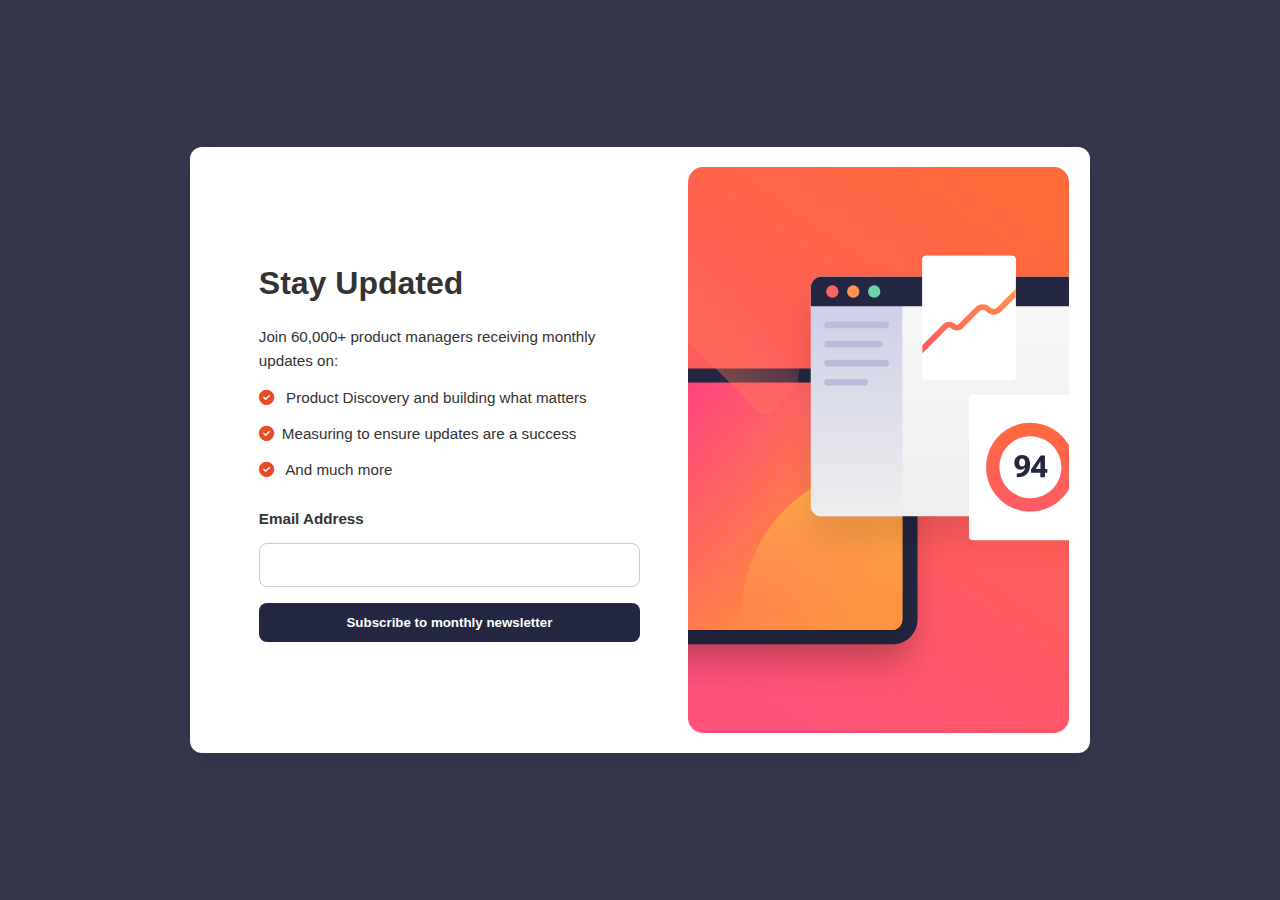
<file: index.html>
<!DOCTYPE html>
<html lang="en">
  <head>
    <meta charset="UTF-8" />
    <meta name="viewport" content="width=device-width, initial-scale=1.0" />
    <!-- displays site properly based on user's device -->

    <link
      rel="icon"
      type="image/png"
      sizes="32x32"
      href="./assets/images/favicon-32x32.png"
    />

    <title>
      Frontend Mentor | Newsletter sign-up form with success message
    </title>
    <link
      rel="stylesheet"
      href="https://cdnjs.cloudflare.com/ajax/libs/font-awesome/6.7.2/css/all.min.css"
      integrity="sha512-Evv84Mr4kqVGRNSgIGL/F/aIDqQb7xQ2vcrdIwxfjThSH8CSR7PBEakCr51Ck+w+/U6swU2Im1vVX0SVk9ABhg=="
      crossorigin="anonymous"
      referrerpolicy="no-referrer"
    />
    <link rel="stylesheet" href="style.css" />
  </head>
  <body>
    <main>
      <section>
        <div class="news-side-img">
          <img
            src="./newsletter-sign-up-with-success-message-main/assets/images/illustration-sign-up-desktop.svg"
            alt=""
            class="desktop-image"
          />
          <img
            src="./newsletter-sign-up-with-success-message-main/assets/images/illustration-sign-up-mobile.svg"
            alt=""
            class="mobile-image"
          />
        </div>

        <div class="text-side">
          <h1>Stay Updated</h1>
          <p>Join 60,000+ product managers receiving monthly updates on:</p>
          <p>
            <i class="fa-solid fa-circle-check"></i> Product Discovery and
            building what matters
          </p>
          <p>
            <i class="fa-solid fa-circle-check"></i>Measuring to ensure updates
            are a success
          </p>
          <p><i class="fa-solid fa-circle-check"></i> And much more</p>
          <div class="form-side">
            <p class="form-label">Email Address</p>
            <input type="text" id="sadist" />
            <button id="submit">Subscribe to monthly newsletter</button>
          </div>
        </div>
      </section>
    </main>

    <!-- <div class="sucess-message">
      <i class="fa-solid fa-circle-check"></i>
      <h1>Thanks for subscribing</h1>
      <p>
        A confirmation email has been sent to
        <span>ash@loremcompany.com. </span> Please open it and click the button
        inside to confirm your subscription.
      </p>
      <button>Dismss Message</button>
    </div> -->

    <div class="success-message">
      <i class="fa-solid fa-circle-check"></i>
      <h1>Thanks for subscribing</h1>
      <p>
        A confirmation email has been sent to
        <span id="love">ash@loremcompany.com</span>. Please open it and click
        the button inside to confirm your subscription.
      </p>
      <button id="Dismiss">Dismiss Message</button>
    </div>
    <script src="script.js"></script>
  </body>
</html>
</file>
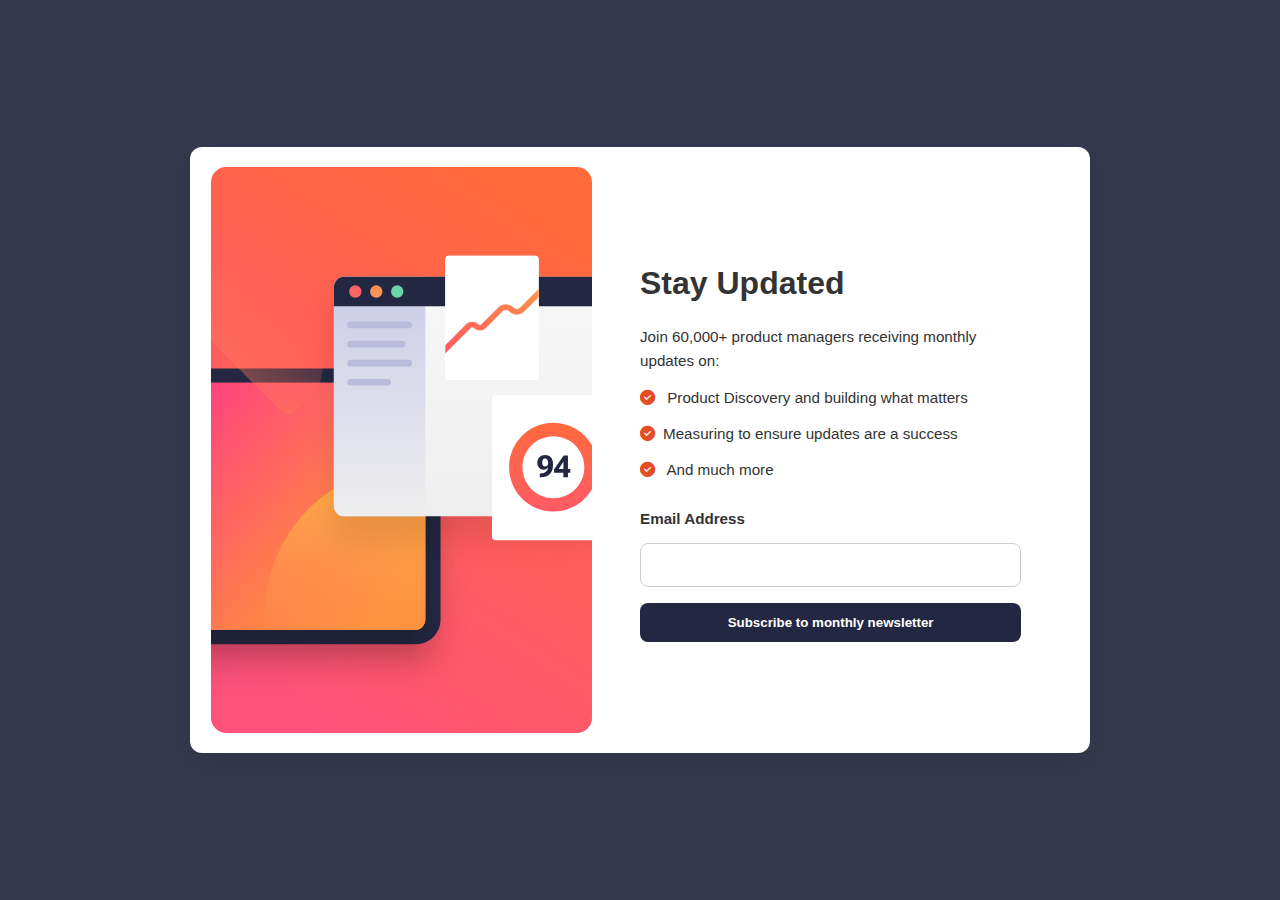
<file: newsletter-sign-up-with-success-message-main/index.html>
<!DOCTYPE html>
<html lang="en">
  <head>
    <meta charset="UTF-8" />
    <meta name="viewport" content="width=device-width, initial-scale=1.0" />
    <!-- displays site properly based on user's device -->

    <link
      rel="icon"
      type="image/png"
      sizes="32x32"
      href="./assets/images/favicon-32x32.png"
    />

    <title>
      Frontend Mentor | Newsletter sign-up form with success message
    </title>
    <link
      rel="stylesheet"
      href="https://cdnjs.cloudflare.com/ajax/libs/font-awesome/6.7.2/css/all.min.css"
      integrity="sha512-Evv84Mr4kqVGRNSgIGL/F/aIDqQb7xQ2vcrdIwxfjThSH8CSR7PBEakCr51Ck+w+/U6swU2Im1vVX0SVk9ABhg=="
      crossorigin="anonymous"
      referrerpolicy="no-referrer"
    />
    <link rel="stylesheet" href="style.css" />
  </head>
  <body>
    <main>
      <section>
        <div class="news-side-img">
          <img
            src="./assets/images/illustration-sign-up-desktop.svg"
            alt=""
            class="desktop-image"
          />
          <img
            src="./assets/images/illustration-sign-up-mobile.svg"
            alt=""
            class="mobile-image"
          />
        </div>

        <div class="text-side">
          <h1>Stay Updated</h1>
          <p>Join 60,000+ product managers receiving monthly updates on:</p>
          <p>
            <i class="fa-solid fa-circle-check"></i> Product Discovery and
            building what matters
          </p>
          <p>
            <i class="fa-solid fa-circle-check"></i>Measuring to ensure updates
            are a success
          </p>
          <p><i class="fa-solid fa-circle-check"></i> And much more</p>
          <div class="form-side">
            <p class="form-label">Email Address</p>
            <input type="text" id="sadist" />
            <button id="submit">Subscribe to monthly newsletter</button>
          </div>
        </div>
      </section>
    </main>

    <!-- <div class="sucess-message">
      <i class="fa-solid fa-circle-check"></i>
      <h1>Thanks for subscribing</h1>
      <p>
        A confirmation email has been sent to
        <span>ash@loremcompany.com. </span> Please open it and click the button
        inside to confirm your subscription.
      </p>
      <button>Dismss Message</button>
    </div> -->

    <div class="success-message">
      <i class="fa-solid fa-circle-check"></i>
      <h1>Thanks for subscribing</h1>
      <p>
        A confirmation email has been sent to
        <span id="love">ash@loremcompany.com</span>. Please open it and click
        the button inside to confirm your subscription.
      </p>
      <button id="Dismiss">Dismiss Message</button>
    </div>
    <script src="script.js"></script>
  </body>
</html>
</file>
<file: style.css>
/* Reset */
* {
  margin: 0;
  padding: 0;
  box-sizing: border-box;
}

body {
  font-family: "Segoe UI", Tahoma, Geneva, Verdana, sans-serif;
  line-height: 1.6;
  /* background-color: #f2f2f2; */
  color: #333;
}

main {
  min-height: 100vh;
  display: flex;
  flex-direction: column;
  /* align-items: center; */
  justify-content: center;
  padding: 2rem;
  background-color: hsl(0, 0%, 100%);
}

/* Layout container */
section {
  border-radius: 12px;
  box-shadow: 0 10px 30px rgba(0, 0, 0, 0.1);
  /* overflow: hidden; */
  max-width: 900px;
  width: 100%;
  display: flex;
  flex-direction: column;
}

/* Image side */
.news-side-img img {
  width: 100%;
  height: auto;
  /* display: block; */
}

/* Text content */
.text-side {
  padding: 2rem;
}

.text-side h1 {
  font-size: 2rem;
  margin-bottom: 1rem;
}

.text-side p {
  margin-bottom: 0.75rem;
  font-size: 0.95rem;
}

.text-side i {
  color: #e44d26;
  margin-right: 0.5rem;
}

/* Form */
.form-side {
  margin-top: 1.5rem;
}

.form-label {
  font-size: 0.85rem;
  font-weight: bold;
  margin-bottom: 0.5rem;
}

input[type="text"] {
  width: 100%;
  padding: 0.75rem;
  border-radius: 8px;
  border: 1px solid #ccc;
  font-size: 1rem;
  margin-bottom: 1rem;
}

button {
  width: 100%;
  padding: 0.75rem;
  background-color: #242742;
  color: #fff;
  border: none;
  border-radius: 8px;
  font-weight: bold;
  cursor: pointer;
  transition: background 0.3s ease;
}

button:hover {
  background-color: #444;
}

/* Responsive styles */
.desktop-image {
  display: none;
}
/* .sucess-message i {
  color: #e44d26;
  font-size: 3rem;
}
.sucess-message {
  margin-right: 2rem;
} */

/* Success message */
/* .success-message {
  position: fixed;
  top: 50%;
  left: 50%;
  transform: translate(-50%, -50%);
  background-color: #fff;
  padding: 2rem;
  border-radius: 12px;
  box-shadow: 0 8px 20px rgba(0, 0, 0, 0.15);
  max-width: 400px;
  width: 90%;
  z-index: 9999;
  text-align: center;
  display: block; 
}

.success-message i {
  color: #e44d26;
  font-size: 3rem;
  margin-bottom: 1rem;
}

.success-message h1 {
  font-size: 1.5rem;
  margin-bottom: 1rem;
}

.success-message p {
  font-size: 0.95rem;
  margin-bottom: 1.5rem;
}

.success-message span {
  font-weight: bold;
}

.success-message button {
  background-color: #242742;
  color: #fff;
  padding: 0.75rem 1rem;
  border: none;
  border-radius: 8px;
  font-weight: bold;
  cursor: pointer;
  transition: background 0.3s ease;
  width: 100%;
}

.success-message button:hover {
  background-color: #444;
} */

/* Base success message */

/* Success message */
.success-message {
  position: fixed;
  top: 50%;
  left: 50%;
  transform: translate(-50%, -50%);
  background-color: #fff;
  padding: 2rem;
  border-radius: 12px;
  box-shadow: 0 8px 20px rgba(0, 0, 0, 0.15);
  max-width: 400px;
  width: 90%;
  /* min-height: 60vh; */
  z-index: 9999;
  text-align: start;
  display: none; /* Hide by default */
}

.success-message i {
  color: #e44d26;
  font-size: 3rem;
  margin-bottom: 1rem;
}

.success-message h1 {
  font-size: 1.5rem;
  margin-bottom: 1rem;
}

.success-message p {
  font-size: 0.95rem;
  margin-bottom: 1.5rem;
}

.success-message span {
  font-weight: bold;
}

.success-message button {
  background-color: #242742;
  color: #fff;
  padding: 0.75rem 1rem;
  border: none;
  border-radius: 8px;
  font-weight: bold;
  cursor: pointer;
  transition: background 0.3s ease;
  width: 100%;
  margin-top: 3rem;
}

.success-message button:hover {
  background-color: #444;
}

@media (min-width: 1024px) {
  section {
    flex-direction: row-reverse;
    align-items: center;
    padding: 1.3rem;
    margin: auto;
    background-color: hsl(0, 0%, 100%);
  }
  main {
    background-color: hsl(235, 18%, 26%);
    /* position: relative; */
  }
  /* .sucess-message {
    position: absolute;
    top: 10px;
     left: 40px;
    transform: translateX(-30%);
  }  */

  .news-side-img {
    flex: 1;
  }

  .text-side {
    flex: 1;
    padding: 3rem;
  }

  .desktop-image {
    display: block;
  }

  .mobile-image {
    display: none;
  }
  .success-message button {
    margin-top: 0;
  }
}

@media (max-width: 768px) {
  main {
    flex-direction: column-reverse;
  }
}

@media (min-width: 1440px) {
  .desktop-image {
    display: block;
  }

  .mobile-image {
    display: none;
  }
}
</file>
<file: newsletter-sign-up-with-success-message-main/style.css>
/* Reset */
* {
  margin: 0;
  padding: 0;
  box-sizing: border-box;
}

body {
  font-family: "Segoe UI", Tahoma, Geneva, Verdana, sans-serif;
  line-height: 1.6;
  /* background-color: #f2f2f2; */
  color: #333;
}

main {
  min-height: 100vh;
  display: flex;
  flex-direction: column;
  /* align-items: center; */
  justify-content: center;
  padding: 2rem;
  background-color: hsl(0, 0%, 100%);
}

/* Layout container */
section {
  border-radius: 12px;
  box-shadow: 0 10px 30px rgba(0, 0, 0, 0.1);
  /* overflow: hidden; */
  max-width: 900px;
  width: 100%;
  display: flex;
  flex-direction: column;
}

/* Image side */
.news-side-img img {
  width: 100%;
  height: auto;
  /* display: block; */
}

/* Text content */
.text-side {
  padding: 2rem;
}

.text-side h1 {
  font-size: 2rem;
  margin-bottom: 1rem;
}

.text-side p {
  margin-bottom: 0.75rem;
  font-size: 0.95rem;
}

.text-side i {
  color: #e44d26;
  margin-right: 0.5rem;
}

/* Form */
.form-side {
  margin-top: 1.5rem;
}

.form-label {
  font-size: 0.85rem;
  font-weight: bold;
  margin-bottom: 0.5rem;
}

input[type="text"] {
  width: 100%;
  padding: 0.75rem;
  border-radius: 8px;
  border: 1px solid #ccc;
  font-size: 1rem;
  margin-bottom: 1rem;
}

button {
  width: 100%;
  padding: 0.75rem;
  background-color: #242742;
  color: #fff;
  border: none;
  border-radius: 8px;
  font-weight: bold;
  cursor: pointer;
  transition: background 0.3s ease;
}

button:hover {
  background-color: #444;
}

/* Responsive styles */
.desktop-image {
  display: none;
}
/* .sucess-message i {
  color: #e44d26;
  font-size: 3rem;
}
.sucess-message {
  margin-right: 2rem;
} */

/* Success message */
/* .success-message {
  position: fixed;
  top: 50%;
  left: 50%;
  transform: translate(-50%, -50%);
  background-color: #fff;
  padding: 2rem;
  border-radius: 12px;
  box-shadow: 0 8px 20px rgba(0, 0, 0, 0.15);
  max-width: 400px;
  width: 90%;
  z-index: 9999;
  text-align: center;
  display: block; 
}

.success-message i {
  color: #e44d26;
  font-size: 3rem;
  margin-bottom: 1rem;
}

.success-message h1 {
  font-size: 1.5rem;
  margin-bottom: 1rem;
}

.success-message p {
  font-size: 0.95rem;
  margin-bottom: 1.5rem;
}

.success-message span {
  font-weight: bold;
}

.success-message button {
  background-color: #242742;
  color: #fff;
  padding: 0.75rem 1rem;
  border: none;
  border-radius: 8px;
  font-weight: bold;
  cursor: pointer;
  transition: background 0.3s ease;
  width: 100%;
}

.success-message button:hover {
  background-color: #444;
} */

/* Base success message */

/* Success message */
.success-message {
  position: fixed;
  top: 50%;
  left: 50%;
  transform: translate(-50%, -50%);
  background-color: #fff;
  padding: 2rem;
  border-radius: 12px;
  box-shadow: 0 8px 20px rgba(0, 0, 0, 0.15);
  max-width: 400px;
  width: 90%;
  /* min-height: 60vh; */
  z-index: 9999;
  text-align: start;
  display: none; /* Hide by default */
}

.success-message i {
  color: #e44d26;
  font-size: 3rem;
  margin-bottom: 1rem;
}

.success-message h1 {
  font-size: 1.5rem;
  margin-bottom: 1rem;
}

.success-message p {
  font-size: 0.95rem;
  margin-bottom: 1.5rem;
}

.success-message span {
  font-weight: bold;
}

.success-message button {
  background-color: #242742;
  color: #fff;
  padding: 0.75rem 1rem;
  border: none;
  border-radius: 8px;
  font-weight: bold;
  cursor: pointer;
  transition: background 0.3s ease;
  width: 100%;
  margin-top: 3rem;
}

.success-message button:hover {
  background-color: #444;
}

@media (min-width: 1024px) {
  section {
    flex-direction: row;
    align-items: center;
    padding: 1.3rem;
    margin: auto;
    background-color: hsl(0, 0%, 100%);
  }
  main {
    background-color: hsl(235, 18%, 26%);
    /* position: relative; */
  }
  /* .sucess-message {
    position: absolute;
    top: 10px;
     left: 40px;
    transform: translateX(-30%);
  }  */

  .news-side-img {
    flex: 1;
  }

  .text-side {
    flex: 1;
    padding: 3rem;
  }

  .desktop-image {
    display: block;
  }

  .mobile-image {
    display: none;
  }
  .success-message button {
    margin-top: 0;
  }
}

@media (max-width: 768px) {
  main {
    flex-direction: column-reverse;
  }
}

@media (min-width: 1440px) {
  .desktop-image {
    display: block;
  }

  .mobile-image {
    display: none;
  }
}
</file>
